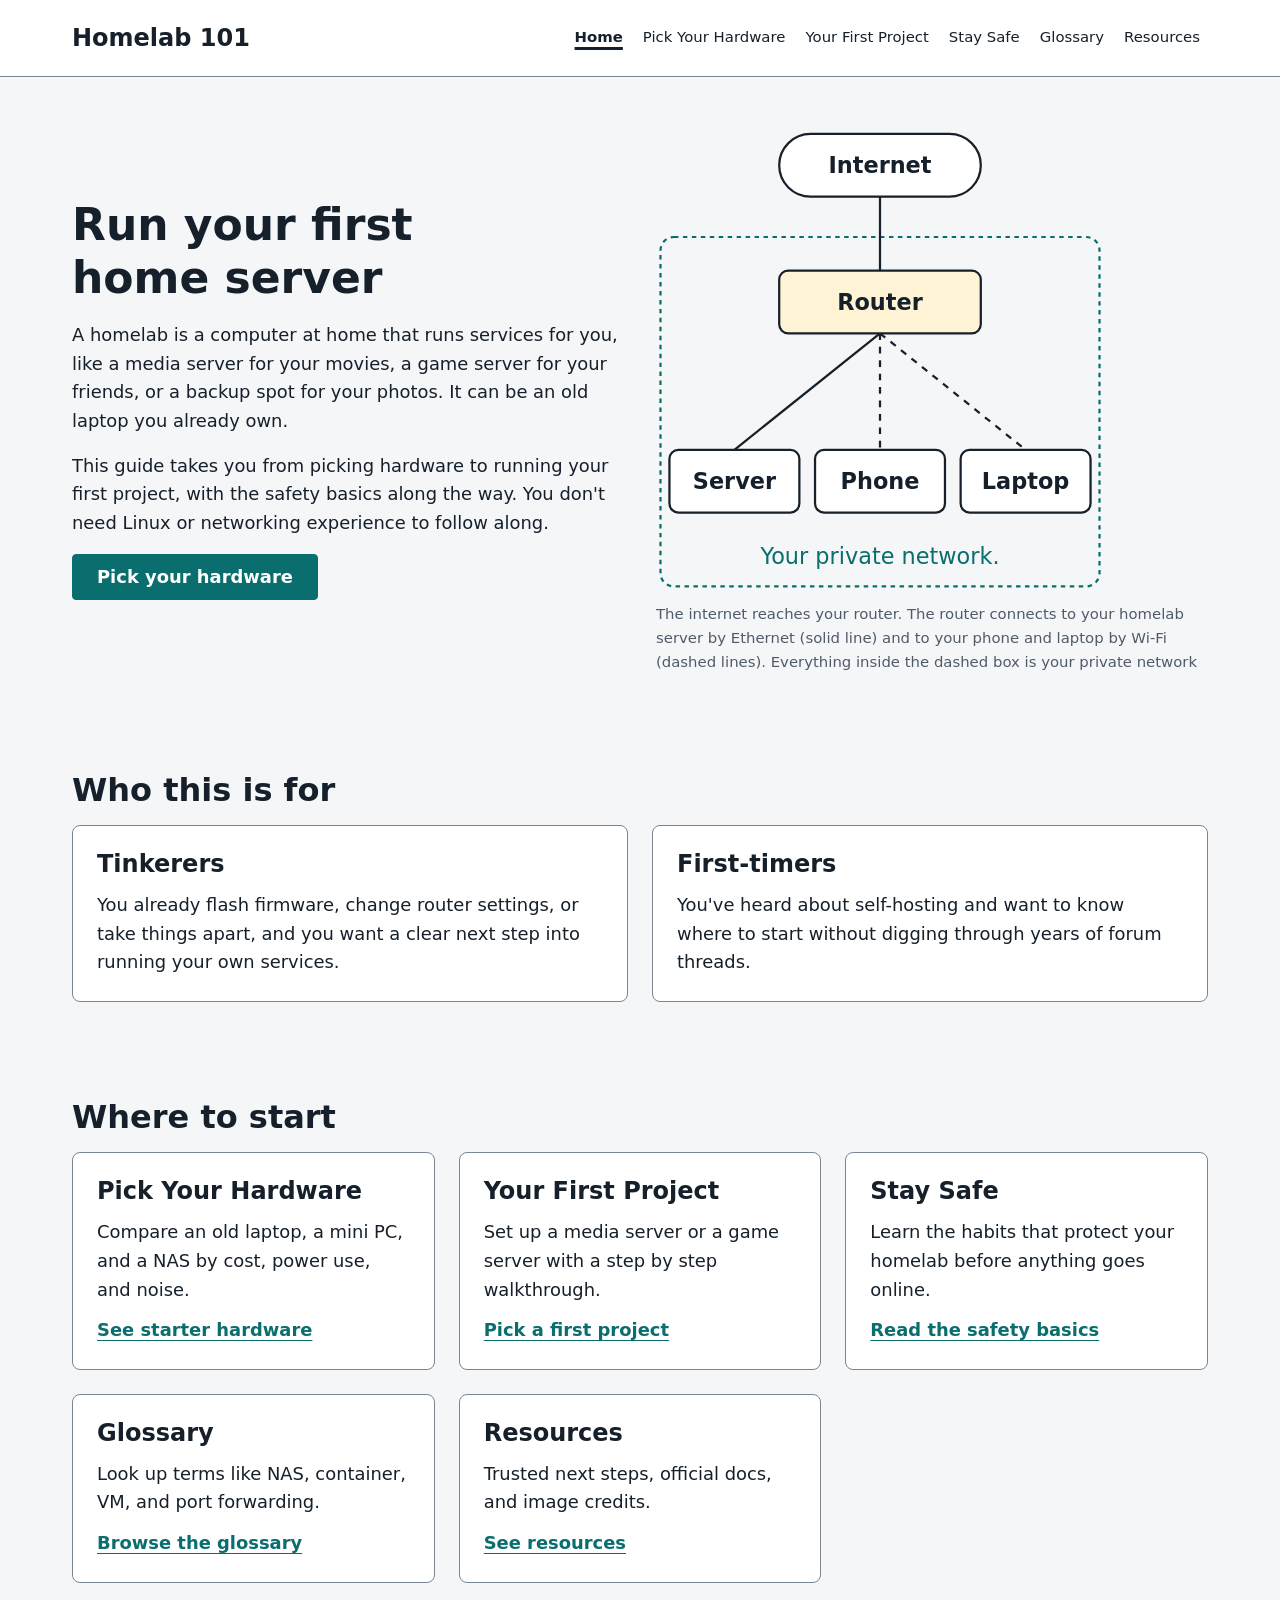
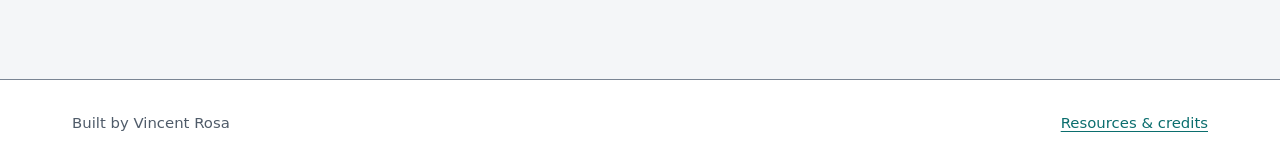
<file: index.html>
<!DOCTYPE html>
<html lang="en">
    <head>
        <meta charset="utf-8">
        <meta name="viewport"
            content="width=device-width, initial-scale=1">
        <title>Homelab 101 | A Beginner's Guide to Home Servers</title>
        <meta name="description"
            content="Learn what a homelab is, see how a home server fits on your network, and pick your hardware and first project. No Linux experience needed.">
        <link rel="canonical"
            href="https://vincentrosa1.github.io/homelab-101/">
        <!-- Open Graph: what shows when the link is shared -->
         <meta property="og:type" content="website">
         <meta property="og:site_name" content="Homelab 101">
         <meta property="og:title"
            content="Homelab 101 | A Beginner's Guide to Home Servers">
        <meta property="og:description"
            content="Learn what a homelab is, see how a home server fits on your network, and pick your hardware and first project. No Linux experience needed.">
        <meta property="og:url"
            content="https://vincentrosa1.github.io/homelab-101/">
        <meta property="og:image"
            content="https://vincentrosa1.github.io/homelab-101/images/og-home-1200x630.jpg">
        <meta property="og:image:width" content="1200">
        <meta property="og:image:height" content="630">
        <meta property="og:image:alt"
            content="A Raspberry Pi 4 in a black case on a hard drive dock with a 4 TB drive.">  
        <link rel="stylesheet" href="css/main.css">

        <!-- Structure data: describes the site, matches what's on the page -->
         <script type="application/ld+json">
            {
                "@context": "https://schema.org",
                "@type": "WebSite", 
                "name": "Homelab 101", 
                "url": "https://vincentrosa1.github.io/homelab-101/",
                "description": "Learn what a homelab is, see how a home server fits on your network, and pick your hardware and first project. No Linux experience needed.",
                "inLanguage": "en", 
                "author": {
                    "@type": "Person", 
                    "name": "Vincent Rosa"
                }
            }
         </script>
    </head>
    <body>
        <a class="skip-link" href="#main">Skip to main content</a>

        <header class="site-header">
            <div class="site-header__inner l-container">
                <a class="site-header__name" href="index.html">Homelab 101</a>
                <nav class="nav" aria-label="Primary">
                    <ul class="nav__list" role="list">
                        <li><a class="nav__link" href="index.html" aria-current="page">Home</a></li>
                        <li><a class="nav__link" href="hardware.html">Pick Your Hardware</a></li>
                        <li><a class="nav__link" href="projects.html">Your First Project</a></li>
                        <li><a class="nav__link" href="safety.html">Stay Safe</a></li>
                        <li><a class="nav__link" href="glossary.html">Glossary</a></li>
                        <li><a class="nav__link" href="resources.html">Resources</a></li>
                    </ul>
                </nav>
            </div>
        </header>

        <main id="main" class="l-container">
            <section class="l-section" 
            aria-labelledby="intro-title">
            <div class="l-split">
                <div class="u-flow">
                    <h1 id="intro-title">Run your first home server</h1>
                    <p class="u-measure">
                        A homelab is a computer at home that runs services for you, like a 
                        media server for your movies, a game server for your friends, or a
                        backup spot for your photos. It can be an old laptop you already own.
                    </p>
                    <p class="u-measure">
                        This guide takes you from picking hardware to running your first
                        project, with the safety basics along the way. You don't need Linux
                        or networking experience to follow along.
                    </p>
                    <a class="button" href="hardware.html">Pick your hardware</a>
                </div>

                <figure class="figure figure--diagram">
                    <svg class="diagram" viewBox="0 0 400 420"
                        width="400" height="420"
                        role="img" aria-labelledby="net-title">
                        <title id="net-title">How a basic home network connects</title>
                        <rect class="diagram__zone" x="4" y="100"
                            width="392" height="312" rx="12"/>
                        <line class="diagram__link"
                            x1="200" y1="64" x2="200" y2="130"/>
                        <line class="diagram__link"
                            x1="200" y1="186" x2="70" y2="290"/>
                        <line class="diagram__link diagram__link--wifi"
                            x1="200" y1="186" x2="200" y2="290"/>
                        <line class="diagram__link diagram__link--wifi"
                            x1="200" y1="186" x2="330" y2="290"/>
                        <rect class="diagram__node" x="110" y="8"
                            width="180" height="56" rx="28"/>
                        <rect class="diagram__node diagram__node--router"
                            x="110" y="130" width="180" height="56" rx="8"/>
                        <rect class="diagram__node" x="12" y="290"
                            width="116" height="56" rx="8"/>
                        <rect class="diagram__node" x="142" y="290"
                            width="116" height="56" rx="8"/>
                        <rect class="diagram__node" x="272" y="290"
                            width="116" height="56" rx="8"/>
                        <text class="diagram__label" x="200" y="43">Internet</text>
                        <text class="diagram__label" x="200" y="165">Router</text>
                        <text class="diagram__label" x="70" y="325">Server</text>
                        <text class="diagram__label" x="200" y="325">Phone</text>
                        <text class="diagram__label" x="330" y="325">Laptop</text>
                        <text class="diagram__label diagram__label--zone"
                            x="200" y="392">Your private network.</text>
                    </svg>
                    <figcaption>
                        The internet reaches your router. The router connects to your
                        homelab server by Ethernet (solid line) and to your phone and 
                        laptop by Wi-Fi (dashed lines). Everything inside the dashed 
                        box is your private network
                    </figcaption>                    
                </figure>
            </div>    
        </section>

        <section class="l-section u-flow"
        aria-labelledby="audience-title">
        <h2 id="audience-title">Who this is for</h2>
        <ul class="l-grid" role="list">
            <li class="card">
                <h3 class="card__title">Tinkerers</h3>
                <p>
                    You already flash firmware, change router settings, or take
                    things apart, and you want a clear next step into running your
                    own services.
                </p>
            </li>
            <li class="card">
                <h3 class="card__title">First-timers</h3>
                <p>
                    You've heard about self-hosting and want to know where to start
                    without digging through years of forum threads.
                </p>
            </li>
        </ul>
        </section>

        <section class="l-section u-flow"
        aria-labelledby="start-title">
        <h2 id="start-title">Where to start</h2>
        <ul class="l-grid l-grid--3" role="list">
            <li class="card card--subgrid">
                <h3 class="card__title">Pick Your Hardware</h3>
                <p>
                    Compare an old laptop, a mini PC, and a NAS by cost, power use, and noise.
                </p>
                <a class="card__link" href="hardware.html">See starter hardware</a>
            </li>
            <li class="card card--subgrid">
                <h3 class="card__title">Your First Project</h3>
                <p>
                    Set up a media server or a game server with a step by step walkthrough.
                </p>
                <a class="card__link" href="projects.html">Pick a first project</a>
            </li>
            <li class="card card--subgrid">
                <h3 class="card__title">Stay Safe</h3>
                <p>
                    Learn the habits that protect your homelab before anything goes online.
                </p>
                <a class="card__link" href="safety.html">Read the safety basics</a>
            </li>
            <li class="card card--subgrid">
                <h3 class="card__title">Glossary</h3>
                <p>
                    Look up terms like NAS, container, VM, and port forwarding.
                </p>
                <a class="card__link" href="glossary.html">Browse the glossary</a>
            </li>
            <li class="card card--subgrid">
                <h3 class="card__title">Resources</h3>
                <p>
                    Trusted next steps, official docs, and image credits.
                </p>
                <a class="card__link" href="resources.html">See resources</a>
            </li>
        </ul>    
        </section>
        </main>

        <footer class="site-footer">
            <div class="site-footer__inner l-container l-cluster">
                <p>Built by Vincent Rosa</p>
                <a href="resources.html">Resources &amp; credits</a>
            </div>
        </footer>
    </body>
</html>
</file>
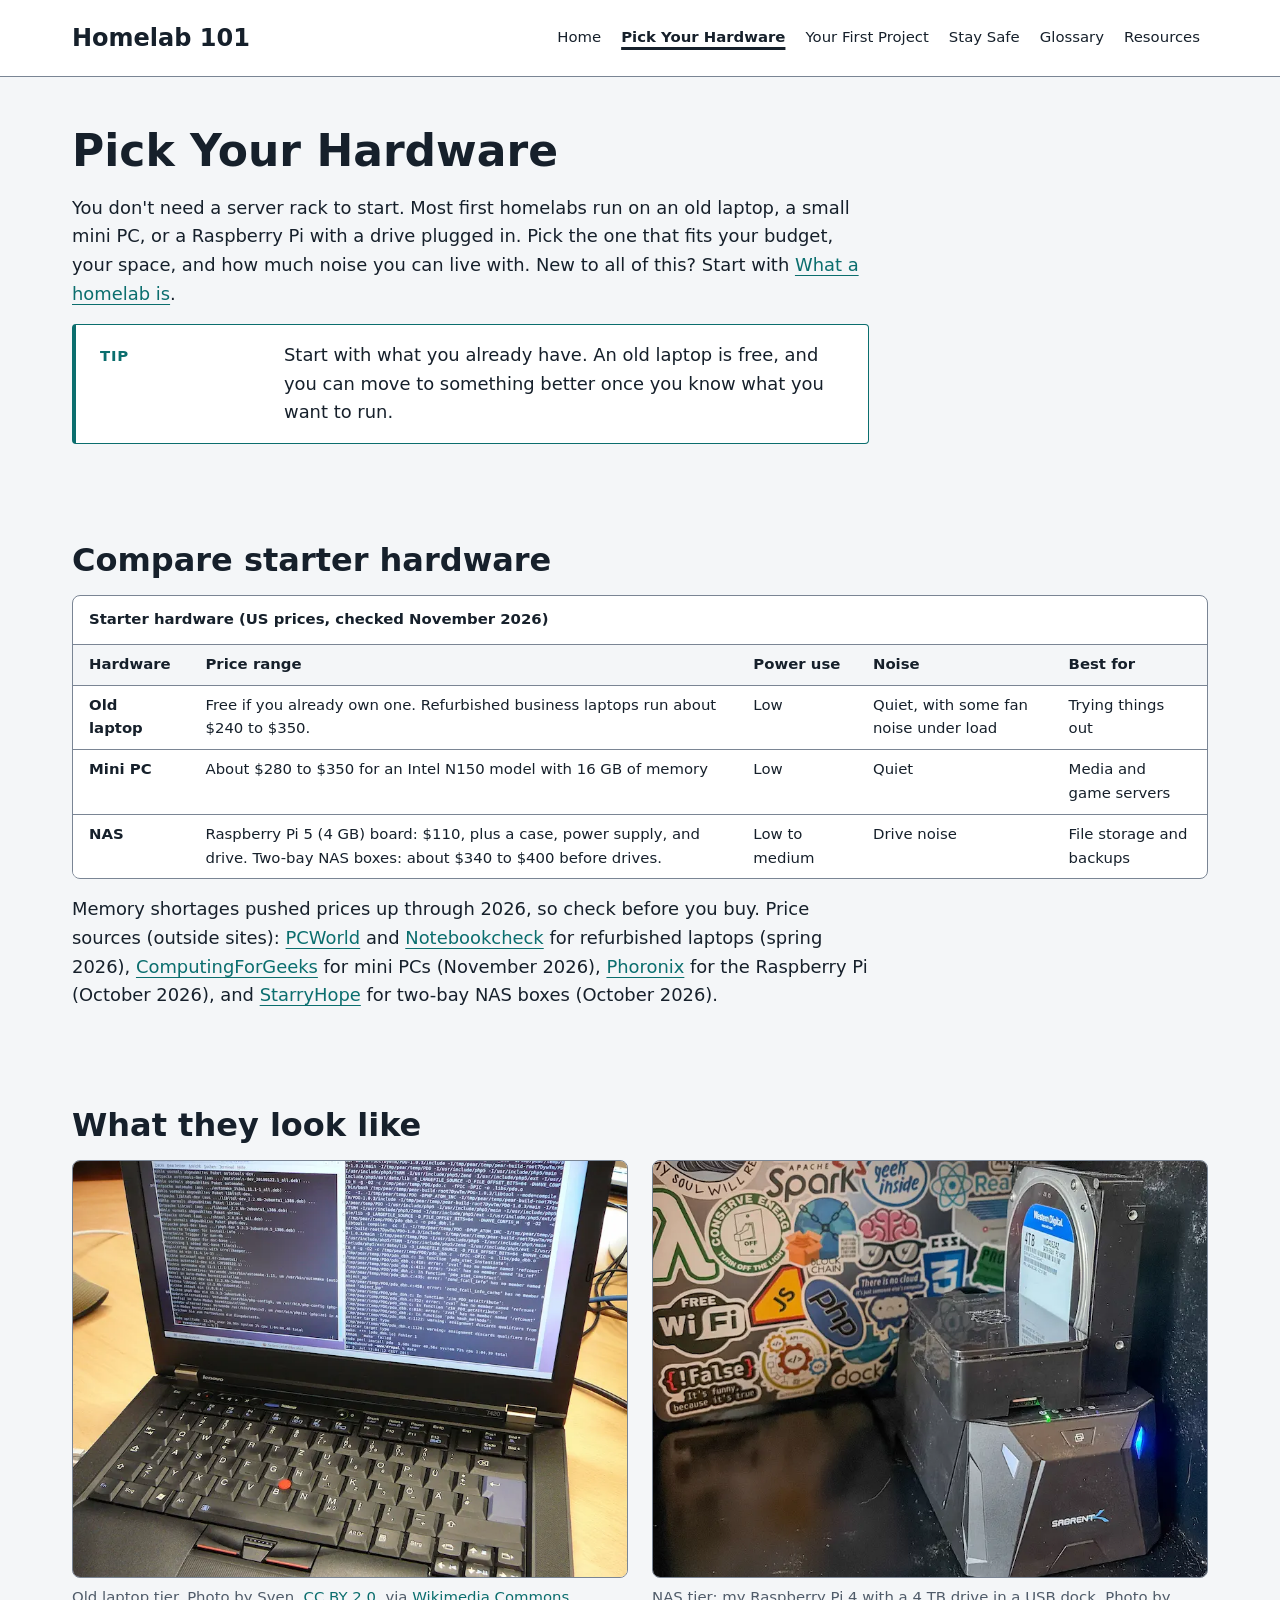
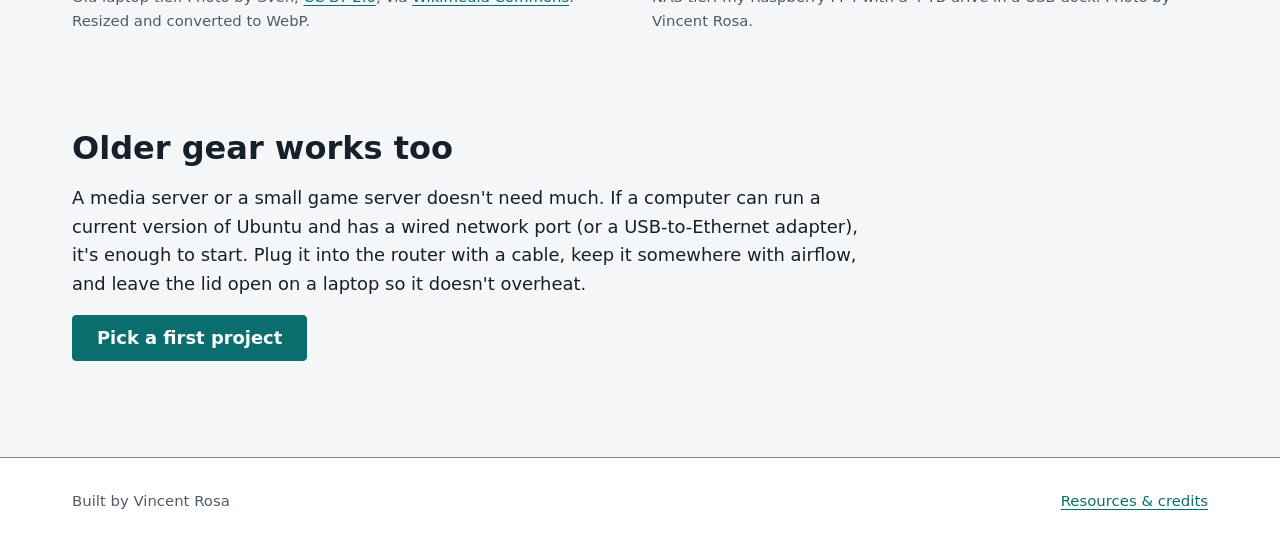
<file: hardware.html>
<!DOCTYPE html>
<html lang="en">
    <head>
        <meta charset="utf-8">
        <meta name="viewport"
            content="width=device-width, initial-scale=1">
        <title>Pick Your Hardware | Homelab 101</title>
        <meta name="description"
            content="Compare an old laptop, a mini PC, and a NAS for your first homelab by price, power use, and noise, with US prices checked November 2026.">
        <link rel="canonical"
            href="https://vincentrosa1.github.io/homelab-101/hardware.html">
        <link rel="stylesheet" href="css/main.css">
    </head>
    <body>
        <a class="skip-link" href="#main">Skip to main content</a>

        <header class="site-header">
            <div class="site-header__inner l-container">
            <a class="site-header__name" href="index.html">Homelab 101</a>
            <nav class="nav" aria-label="Primary">
                <ul class="nav__list" role="list">
                    <li><a class="nav__link" href="index.html">Home</a></li>
                    <li><a class="nav__link" href="hardware.html" aria-current="page">Pick Your Hardware</a></li>
                    <li><a class="nav__link" href="projects.html">Your First Project</a></li>
                    <li><a class="nav__link" href="safety.html">Stay Safe</a></li>
                    <li><a class="nav__link" href="glossary.html">Glossary</a></li>
                    <li><a class="nav__link" href="resources.html">Resources</a></li>
                </ul>
            </nav>
            </div>
        </header>

        <main id="main" class="l-container">
            <section class="l-section u-flow"
            aria-labelledby="page-title">
            <h1 id="page-title">Pick Your Hardware</h1>
            <p class="u-measure">
                You don't need a server rack to start. Most first homelabs run on an
                old laptop, a small mini PC, or a Raspberry Pi with a drive plugged in.
                Pick the one that fits your budget, your space, and how much noise
                you can live with. New to all of this? Start with
                <a href="index.html">What a homelab is</a>.
            </p>
            <div class="callout u-measure">
                <div class="callout__body">
                <p class="callout__label">Tip</p>
                <p>
                    Start with what you already have. An old laptop is free, and you
                    can move to something better once you know what you want to run.
                </p>
                </div>
            </div>
            </section>

            <section class="l-section u-flow">
            <h2 id="table-title">Compare starter hardware</h2>
            <div class="data-table">
                <p class="data-table__hint" id="hw-hint">Scroll sideways to see every column.</p>
                <div class="data-table__scroll" tabindex="0"
                role="region" aria-labelledby="hw-caption"
                aria-describedby="hw-hint">
                <table>
                    <caption id="hw-caption">Starter hardware (US prices, checked November 2026)</caption>
                    <thead>
                    <tr>
                        <th scope="col">Hardware</th>
                        <th scope="col">Price range</th>
                        <th scope="col">Power use</th>
                        <th scope="col">Noise</th>
                        <th scope="col">Best for</th>
                    </tr>
                    </thead>
                    <tbody>
                    <tr>
                        <th scope="row">Old laptop</th>
                        <td>Free if you already own one. Refurbished business laptops run about $240 to $350.</td>
                        <td>Low</td>
                        <td>Quiet, with some fan noise under load</td>
                        <td>Trying things out</td>
                    </tr>
                    <tr>
                        <th scope="row">Mini PC</th>
                        <td>About $280 to $350 for an Intel N150 model with 16 GB of memory</td>
                        <td>Low</td>
                        <td>Quiet</td>
                        <td>Media and game servers</td>
                    </tr>
                    <tr>
                        <th scope="row">NAS</th>
                        <td>Raspberry Pi 5 (4 GB) board: $110, plus a case, power supply, and drive. Two-bay NAS boxes: about $340 to $400 before drives.</td>
                        <td>Low to medium</td>
                        <td>Drive noise</td>
                        <td>File storage and backups</td>
                    </tr>
                    </tbody>
                </table>
            </div>
            </div>
            <p class="u-measure">
                Memory shortages pushed prices up through 2026, so check before you buy.
                Price sources (outside sites):
                <a href="https://www.pcworld.com/article/3087427/this-lenovo-thinkpad-with-16gb-of-ram-is-a-total-workhorse-at-240.html">PCWorld</a> and
                <a href="https://www.notebookcheck.net/15-inch-Lenovo-ThinkPad-drops-below-350-thanks-to-massive-refurbished-discount.1305845.0.html">Notebookcheck</a>
                for refurbished laptops (spring 2026),
                <a href="https://computingforgeeks.com/mini-pc-prices/">ComputingForGeeks</a>
                for mini PCs (November 2026),
                <a href="https://www.phoronix.com/news/Raspberry-Pi-5-2GB-Price-77.50">Phoronix</a>
                for the Raspberry Pi (October 2026), and
                <a href="https://www.starryhope.com/nas/best-2-bay-nas/">StarryHope</a>
                for two-bay NAS boxes (October 2026).
            </p>
            </section>

            <section class="l-section u-flow"
            aria-labelledby="photos-title">
            <h2 id="photos-title">What they look like</h2>
            <ul class="l-grid" role="list">
                <li>
                    <figure class="figure">
                        <img
                            src="images/thinkpad-t420-800.webp"
                            srcset="images/thinkpad-t420-480.webp 480w,
                                    images/thinkpad-t420-800.webp 800w,
                                    images/thinkpad-t420-1200.webp 1200w"
                            sizes="(min-width: 78rem) 35rem,
                                   (min-width: 36rem) calc(50vw - 2.5rem),
                                   calc(100vw - 2rem)"
                            width="1200" height="900"
                            alt="An older Lenovo ThinkPad T420 laptop, open and running Ubuntu Linux."
                            loading="lazy" decoding="async">
                        <figcaption>
                            Old laptop tier. Photo by Sven,
                            <a href="https://creativecommons.org/licenses/by/2.0/">CC BY 2.0</a>,
                            via <a href="https://commons.wikimedia.org/wiki/File:Lenovo_ThinkPad_T420_Ubuntu_Linux.jpeg">Wikimedia Commons</a>.
                            Resized and converted to WebP.
                        </figcaption>
                    </figure>
                </li>
                <li>
                    <figure class="figure">
                        <picture>
                            <source
                                media="(min-width: 36rem)"
                                srcset="images/pi-nas-wide-800.webp 800w,
                                        images/pi-nas-wide-1200.webp 1200w"
                                sizes="(min-width: 78rem) 35rem,
                                       calc(50vw - 2.5rem)"
                                width="1200" height="900">
                            <img
                                src="images/pi-nas-tall-800.webp"
                                srcset="images/pi-nas-tall-480.webp 480w,
                                        images/pi-nas-tall-800.webp 800w"
                                sizes="calc(100vw - 2rem)"
                                width="800" height="1000"
                                alt="A Raspberry Pi 4 in a black case sitting on a hard drive dock that holds a 4 TB Western Digital drive."
                                loading="lazy" decoding="async">
                        </picture>
                        <figcaption>
                            NAS tier: my Raspberry Pi 4 with a 4 TB drive
                            in a USB dock. Photo by Vincent Rosa.
                        </figcaption>
                    </figure>
                </li>
            </ul>
            </section>

            <section class="l-section u-flow"
            aria-labelledby="older-title">
            <h2 id="older-title">Older gear works too</h2>
            <p class="u-measure">
                A media server or a small game server doesn't need much. If a computer
                can run a current version of Ubuntu and has a wired network port (or a
                USB-to-Ethernet adapter), it's enough to start. Plug it into the router with a cable, keep it somewhere
                with airflow, and leave the lid open on a laptop so it doesn't overheat.
            </p>
            <a class="button" href="projects.html">Pick a first project</a>
            </section>
        </main>

        <footer class="site-footer">
            <div class="site-footer__inner l-container l-cluster">
                <p>Built by Vincent Rosa</p>
                <a href="resources.html">Resources &amp; credits</a>
            </div>
        </footer>
    </body>
</html>
</file>
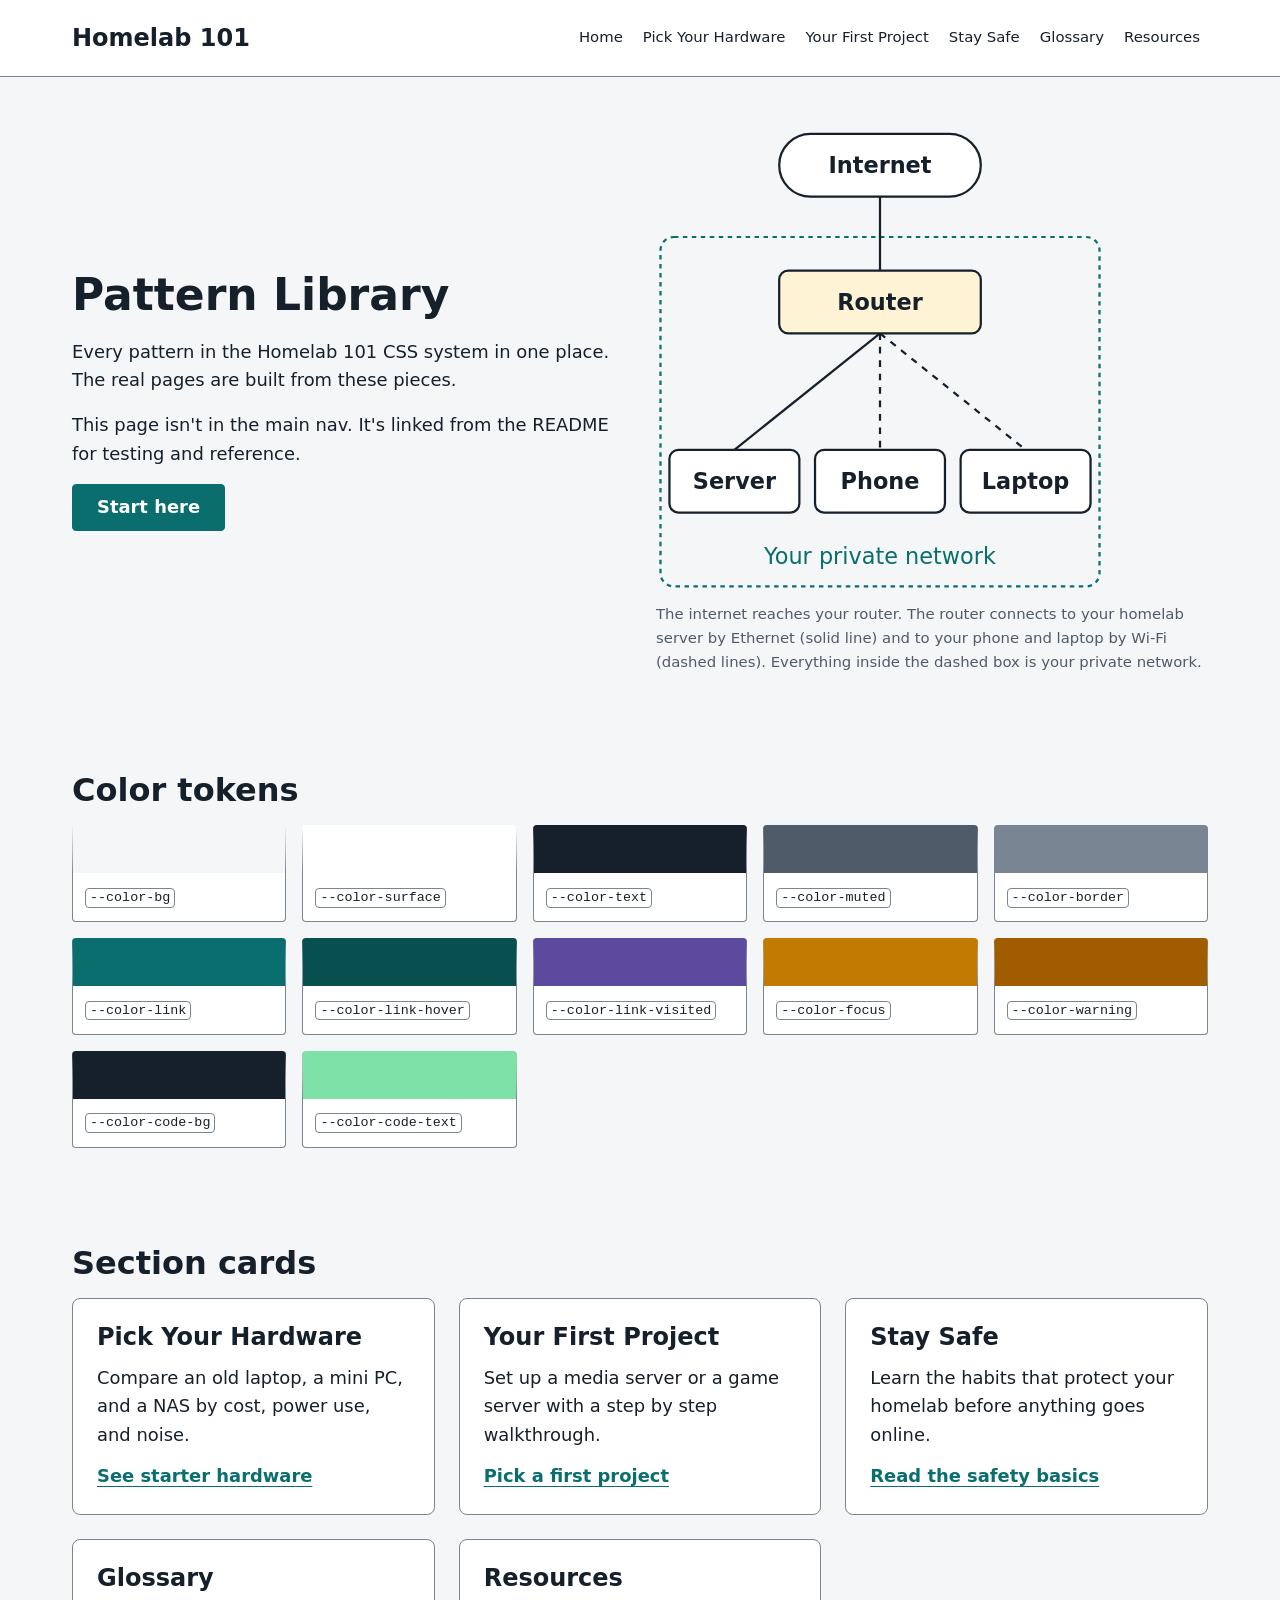
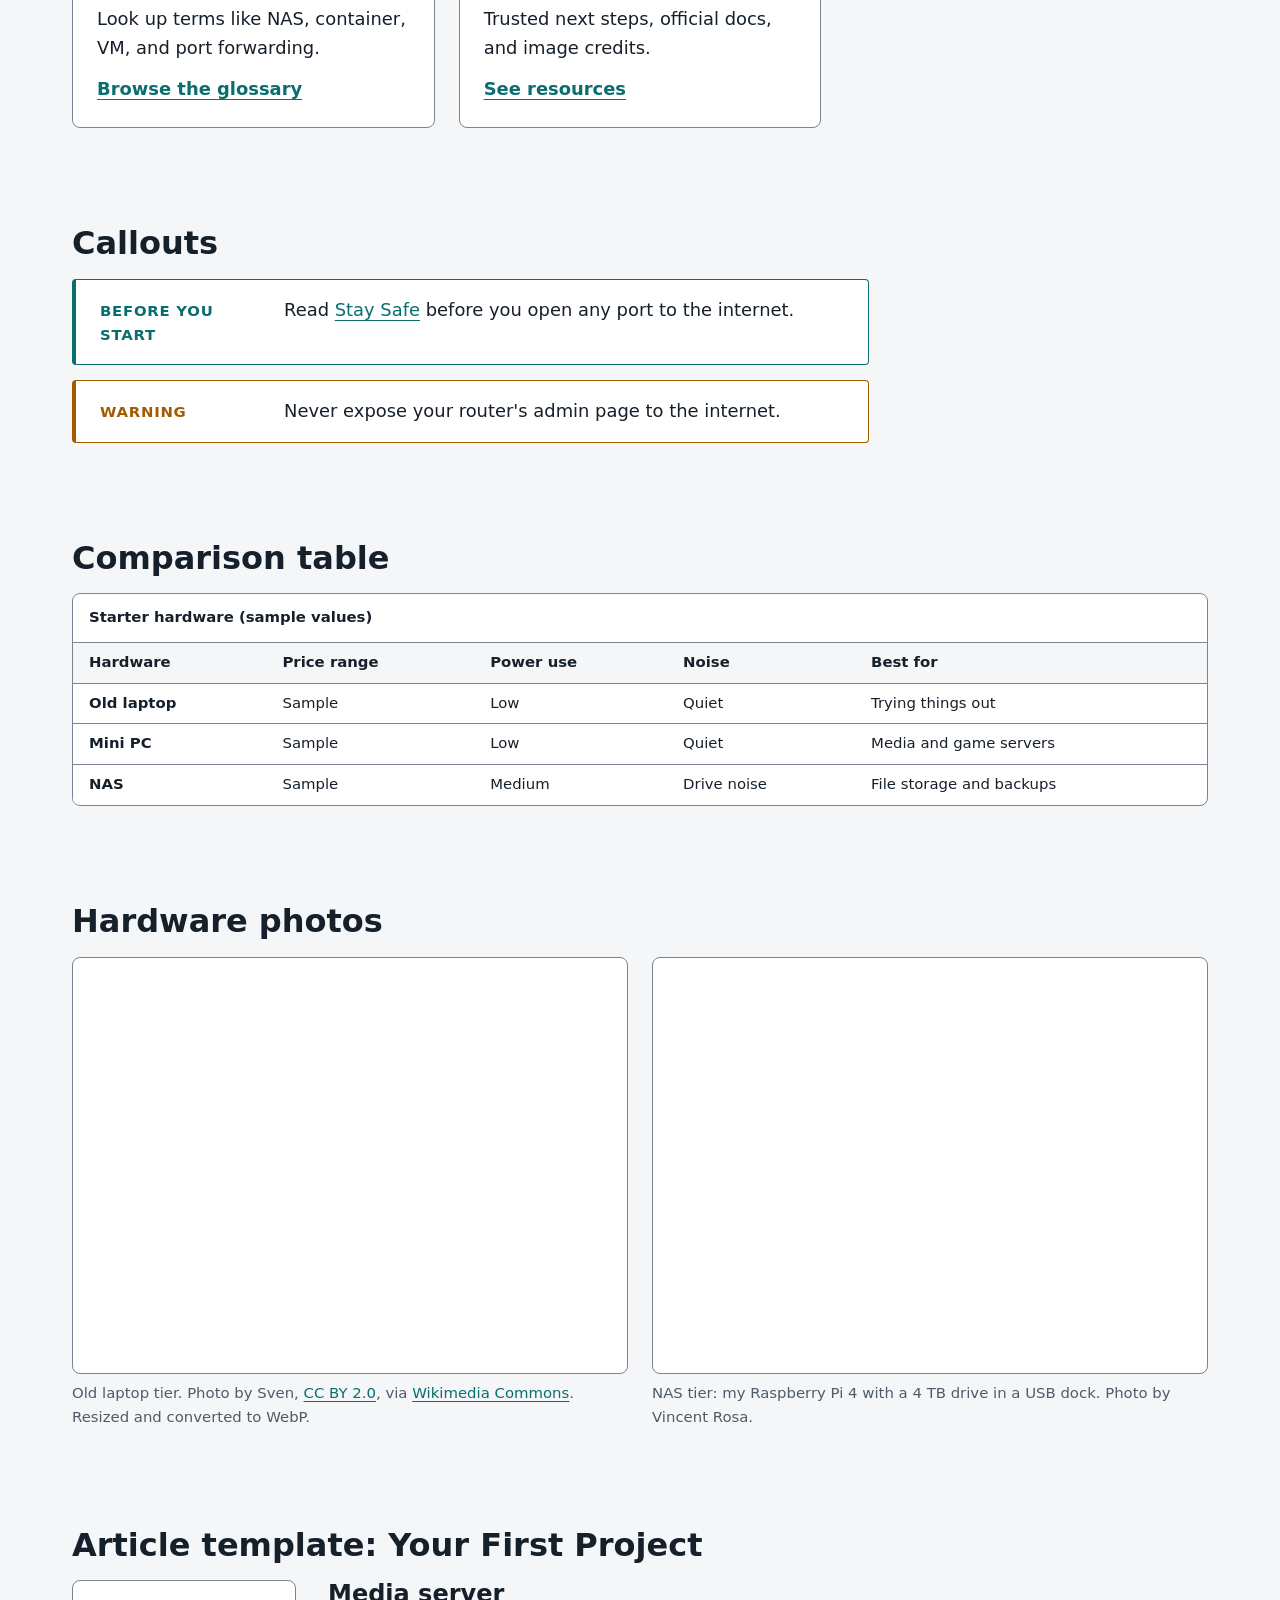
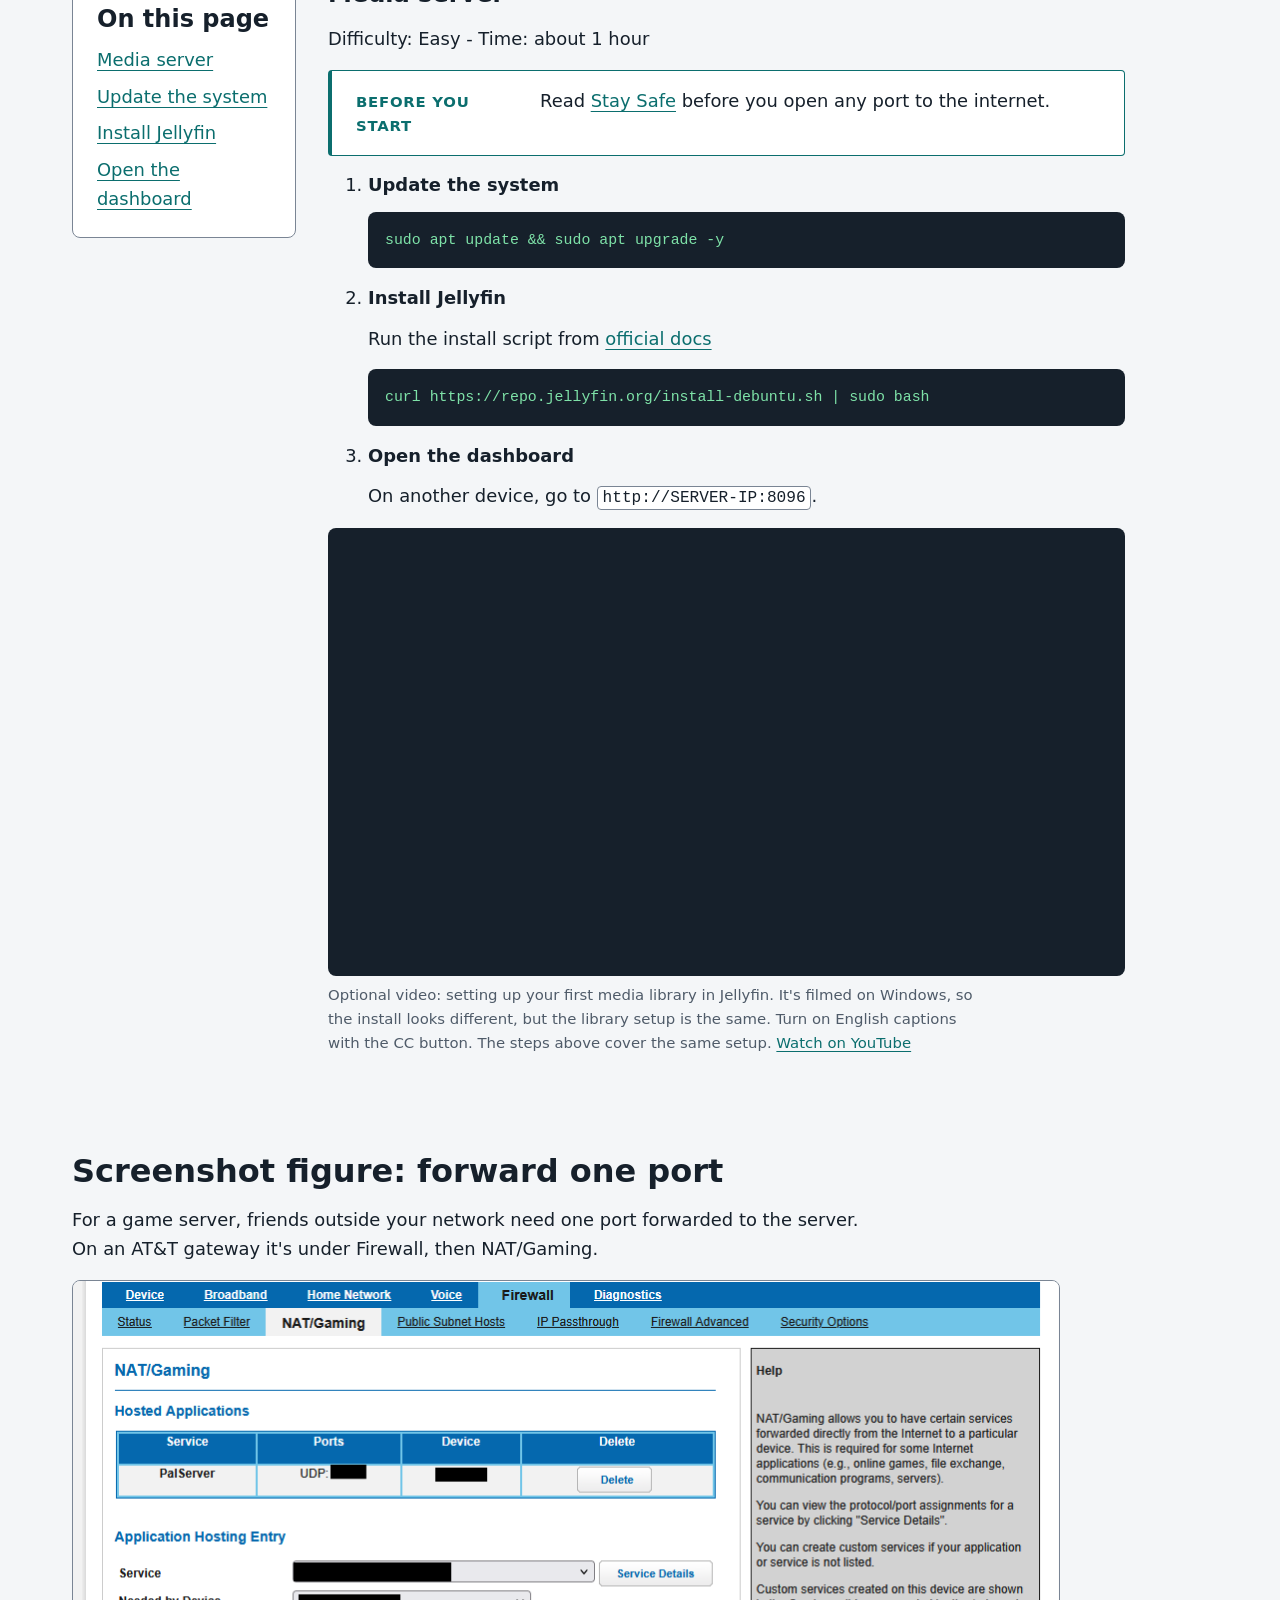
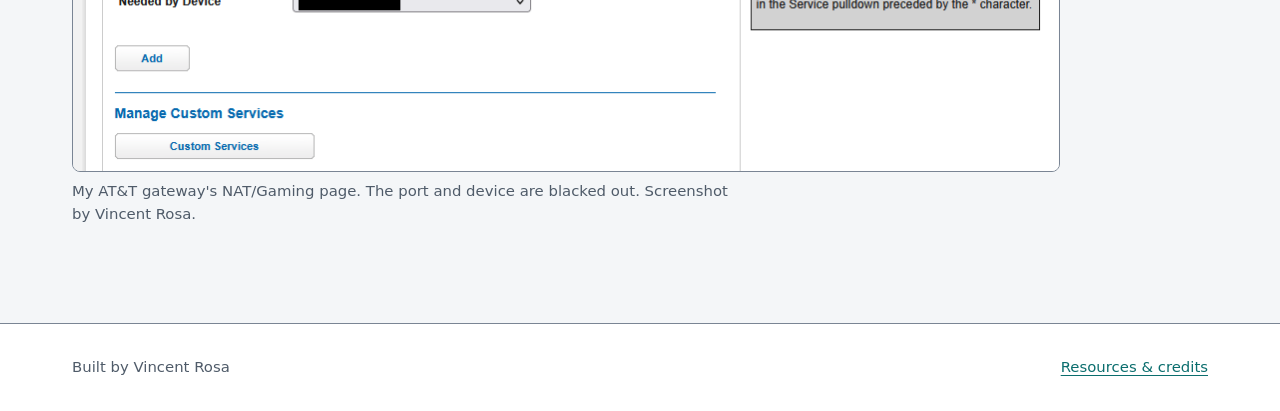
<file: preview.html>
<!DOCTYPE html>
<html lang="en">
    <head>
        <meta charset="utf-8">
        <meta name="viewport"
            content="width=device-width, initial-scale=1">
        <title>Pattern Library | Homelab 101</title>
        <meta name="description"
            content="Every pattern in the Homelab 101 CSS system in one place.">
        <meta name="robots" content="noindex">   
        <link rel="stylesheet" href="css/main.css">
    </head>
    <body>
        <a class="skip-link" href="#main">Skip to main content</a>

        <header class="site-header">
            <div class="site-header__inner l-container">
            <a class="site-header__name" href="index.html">Homelab 101</a>
            <nav class="nav" aria-label="Primary">
                <ul class="nav__list" role="list">
                    <li><a class="nav__link" href="index.html">Home</a></li>
                    <li><a class="nav__link" href="hardware.html">Pick Your Hardware</a></li>
                    <li><a class="nav__link" href="projects.html">Your First Project</a></li>
                    <li><a class="nav__link" href="safety.html">Stay Safe</a></li>
                    <li><a class="nav__link" href="glossary.html">Glossary</a></li>
                    <li><a class="nav__link" href="resources.html">Resources</a></li>
                </ul>
            </nav>
            </div>
        </header>

        <main id="main" class="l-container">
            <section class="l-section" 
            aria-labelledby="intro-title">
            <div class="l-split">
                <div class="u-flow">
                <h1 id="intro-title">Pattern Library</h1>
                <p class="u-measure">
                    Every pattern in the Homelab 101 CSS system in one place.
                    The real pages are built from these pieces.
                </p>
                <p class="u-measure">
                    This page isn't in the main nav. It's linked from the README for testing and reference. 
                </p>
                <a class="button" href="#project-media">Start here</a>
            </div>

            <figure class="figure figure--diagram">
                <svg class="diagram" viewBox="0 0 400 420"
                width="400" height="420"
                role="img" aria-labelledby="net-title">
                <title id="net-title">How a basic home network connects</title>
                <rect class="diagram__zone" x="4" y="100"
                    width="392" height="312" rx="12"/>
                <line class="diagram__link"
                    x1="200" y1="64" x2="200" y2="130"/>
                <line class="diagram__link" 
                    x1="200" y1="186" x2="70" y2="290"/>
                <line class="diagram__link diagram__link--wifi"
                    x1="200" y1="186" x2="200" y2="290"/>
                <line class="diagram__link diagram__link--wifi"
                    x1="200" y1="186" x2="330" y2="290"/>
                <rect class="diagram__node" x="110" y="8"  
                    width="180" height="56" rx="28"/>
                <rect class="diagram__node diagram__node--router"
                    x="110" y="130" width="180" height="56" rx="8"/>
                <rect class="diagram__node" x="12" y="290"
                    width="116" height="56" rx="8"/>
                <rect class="diagram__node" x="142" y="290"
                    width="116" height="56" rx="8"/>
                <rect class="diagram__node" x="272" y="290"
                    width="116" height="56" rx="8"/>
                <text class="diagram__label" x="200" y="43">Internet</text>
                <text class="diagram__label" x="200" y="165">Router</text>
                <text class="diagram__label" x="70" y="325">Server</text>
                <text class="diagram__label" x="200" y="325">Phone</text>
                <text class="diagram__label" x="330" y="325">Laptop</text>
                <text class="diagram__label diagram__label--zone"
                   x="200" y="392">Your private network</text> 
            </svg>
            <figcaption>
                The internet reaches your router. The router connects to your 
                homelab server by Ethernet (solid line) and to your phone and 
                laptop by Wi-Fi (dashed lines). Everything inside the dashed 
                box is your private network. 
            </figcaption>
            </figure>
            </div>    
            </section>


            <section class="l-section u-flow"
            aria-labelledby="tokens-title">
            <h2 id="tokens-title">Color tokens</h2>
            <ul class="preview-swatches" role="list">
                <li style="--swatch: var(--color-bg)"><code>--color-bg</code></li>
                <li style="--swatch: var(--color-surface)"><code>--color-surface</code></li>
                <li style="--swatch: var(--color-text)"><code>--color-text</code></li>
                <li style="--swatch: var(--color-muted)"><code>--color-muted</code></li>
                <li style="--swatch: var(--color-border)"><code>--color-border</code></li>
                <li style="--swatch: var(--color-link)"><code>--color-link</code></li>
                <li style="--swatch: var(--color-link-hover)"><code>--color-link-hover</code></li>
                <li style="--swatch: var(--color-link-visited)"><code>--color-link-visited</code></li>
                <li style="--swatch: var(--color-focus)"><code>--color-focus</code></li>
                <li style="--swatch: var(--color-warning)"><code>--color-warning</code></li>
                <li style="--swatch: var(--color-code-bg)"><code>--color-code-bg</code></li>
                <li style="--swatch: var(--color-code-text)"><code>--color-code-text</code></li>
            </ul>
            </section>
        
            <section class="l-section u-flow" 
            aria-labelledby="cards-title">
            <h2 id="cards-title">Section cards</h2>
            <ul class="l-grid l-grid--3" role="list">
                <li class="card card--subgrid">
                    <h3 class="card__title">Pick Your Hardware</h3>
                    <p>
                        Compare an old laptop, a mini PC, and a NAS by cost, power use, and noise. 
                    </p>
                    <a class="card__link" href="hardware.html">See starter hardware</a>
                </li>
                <li class="card card--subgrid">
                    <h3 class="card__title">Your First Project</h3>
                    <p>
                        Set up a media server or a game server with a step by step walkthrough.
                    </p>
                    <a class="card__link" href="projects.html">Pick a first project</a>
                </li>
                <li class="card card--subgrid">
                    <h3 class="card__title">Stay Safe</h3>
                    <p>
                        Learn the habits that protect your homelab before anything goes online.
                    </p>
                    <a class="card__link" href="safety.html">Read the safety basics</a>
                </li>
                <li class="card card--subgrid">
                    <h3 class="card__title">Glossary</h3>
                    <p>
                        Look up terms like NAS, container, VM, and port forwarding. 
                    </p>
                    <a class="card__link" href="glossary.html">Browse the glossary</a>
                </li>
                <li class="card card--subgrid">
                    <h3 class="card__title">Resources</h3>
                    <p>
                        Trusted next steps, official docs, and image credits. 
                    </p>
                    <a class="card__link" href="resources.html">See resources</a>
                </li>
            </ul>
            </section>

            <section class="l-section u-flow"
            aria-labelledby="callouts-title">
            <h2 id="callouts-title">Callouts</h2>
            <div class="callout u-measure">
                <div class="callout__body">
                <p class="callout__label">Before you start</p>
                <p>
                    Read <a href="safety.html">Stay Safe</a>
                    before you open any port to the internet.
                </p>
                </div>
            </div>
            <div class="callout callout--warning u-measure">
                <div class="callout__body">
                <p class="callout__label">Warning</p>
                <p>
                    Never expose your router's admin page to the internet.
                </p>
                </div>
            </div>
            </section>

            <section class="l-section u-flow">
            <h2 id="table-title">Comparison table</h2>
            <div class="data-table">
                <p class="data-table__hint" id="hw-hint">Scroll sideways to see every column. </p>
                <div class="data-table__scroll" tabindex="0"
                role="region" aria-labelledby="hw-caption"
                aria-describedby="hw-hint">
                <table>
                    <caption id="hw-caption"> Starter hardware (sample values)</caption>
                    <thead>
                    <tr>
                        <th scope="col">Hardware</th>
                        <th scope="col">Price range</th>
                        <th scope="col">Power use</th>
                        <th scope="col">Noise</th>
                        <th scope="col">Best for</th>
                    </tr>
                </thead>
                <tbody>
                    <tr>
                        <th scope="row">Old laptop</th>
                        <td>Sample</td>
                        <td>Low</td>
                        <td>Quiet</td>
                        <td>Trying things out</td>
                    </tr>

                    <tr>
                        <th scope="row">Mini PC</th>
                        <td>Sample</td>
                        <td>Low</td>
                        <td>Quiet</td>
                        <td>Media and game servers</td>
                    </tr>

                    <tr>
                        <th scope="row">NAS</th>
                        <td>Sample</td>
                        <td>Medium</td>
                        <td>Drive noise</td>
                        <td>File storage and backups</td>
                    </tr>
                </tbody>
                </table>
                
            </div>
            </div>
            </section>

            <section class="l-section u-flow"
            aria-labelledby="photos-title">
            <h2 id="photos-title">Hardware photos</h2>
            <ul class="l-grid" role="list">
                <li>
                    <figure class="figure">
                        <img
                            src="images/thinkpad-t420-800.webp"
                            srcset="images/thinkpad-t420-480.webp 480w,
                                    images/thinkpad-t420-800.webp 800w,
                                    images/thinkpad-t420-1200.webp 1200w"
                            sizes="(min-width: 78rem) 35rem,
                                   (min-width: 36rem) calc(50vw - 2.5rem),
                                   calc(100vw - 2rem)"
                            width="1200" height="900"
                            alt="An older Lenovo ThinkPad T420 laptop, open and running Ubuntu Linux."
                            loading="lazy" decoding="async">
                        <figcaption>
                            Old laptop tier. Photo by Sven,
                            <a href="https://creativecommons.org/licenses/by/2.0/">CC BY 2.0</a>,
                            via <a href="https://commons.wikimedia.org/wiki/File:Lenovo_ThinkPad_T420_Ubuntu_Linux.jpeg">Wikimedia Commons</a>.
                            Resized and converted to WebP. 
                        </figcaption>   
                    </figure>
                </li>
                <li>
                    <figure class="figure">
                        <picture>
                            <source
                                media="(min-width: 36rem)"
                                srcset="images/pi-nas-wide-800.webp 800w,
                                        images/pi-nas-wide-1200.webp 1200w"
                                sizes="(min-width: 78rem) 35rem,
                                        calc(50vw - 2.5rem)"
                                width="1200" height="900">
                            <img
                                src="images/pi-nas-tall-800.webp"
                                srcset="images/pi-nas-tall-480.webp 480w,
                                        images/pi-nas-tall-800.webp 800w"
                                sizes="calc(100vw - 2rem)"
                                width="800" height="1000"
                                alt="A Raspberry Pi 4 in a black case sitting on a hard drive dock that holds a 4 TB Western Digital drive."
                                loading="lazy" decoding="async">      
                        </picture>
                        <figcaption>
                            NAS tier: my Raspberry Pi 4 with a 4 TB drive
                            in a USB dock. Photo by Vincent Rosa.
                        </figcaption>
                    </figure>
                </li>
            </ul>    
        </section>
        
            <section class="l-section u-flow"
            aria-labelledby="article-title">
            <h2 id="article-title">Article template: Your First Project</h2>
            <div class="l-sidebar">
                <nav class="l-sidebar__aside card" aria-label="On this page">
                    <h3 class="card__title">On this page</h3>
                    <ul class="u-flow" role="list" style="--flow-space: var(--space-2xs)">
                        <li><a href="#project-media">Media server</a></li>
                        <li><a href="#step-update">Update the system</a></li>
                        <li><a href="#step-install">Install Jellyfin</a></li>
                        <li><a href="#step-open">Open the dashboard</a></li>
                    </ul>
                </nav>

                <article class="u-flow u-measure">
                    <h3 id="project-media">Media server</h3>
                    <p>Difficulty: Easy - Time: about 1 hour</p>
                    <div class="callout">
                        <div class="callout__body">
                        <p class="callout__label">Before you start</p>
                        <p>
                            Read <a href="safety.html">Stay Safe</a>
                            before you open any port to the internet. 
                        </p>
                        </div>
                    </div>

                    <ol class="u-flow">
                        <li class="u-flow">
                            <h4 id="step-update">Update the system</h4>
                            <pre class="code-block" tabindex="0"><code>sudo apt update && sudo apt upgrade -y</code></pre>
                        </li>
                        <li class="u-flow">
                            <h4 id="step-install">Install Jellyfin</h4>
                            <p>
                                Run the install script from 
                                <a href="https://jellyfin.org/docs/">official docs
                                    <span class="u-visually-hidden"> (external site)</span>
                                </a>
                            </p>
                            <pre class="code-block" tabindex="0"><code>curl https://repo.jellyfin.org/install-debuntu.sh | sudo bash</code></pre>
                        </li>
                        <li class="u-flow">
                            <h4 id="step-open">Open the dashboard</h4>
                            <p>
                                On another device, go to 
                                <code>http://SERVER-IP:8096</code>.
                            </p>
                        </li>
                    </ol>

                    <figure class="figure video">
                        <div class="video__frame">
                            <iframe
                                src="https://www.youtube-nocookie.com/embed/ZDg6OG-KyoQ"
                                title="Video: How to Set Up Jellyfin in 5 Minutes, Beginners Guide"
                                loading="lazy"
                                referrerpolicy="strict-origin-when-cross-origin"
                                allow="encrypted-media; picture-in-picture; fullscreen"
                                allowfullscreen></iframe>
                        </div>
                        <figcaption>
                            Optional video: setting up your first media library in 
                            Jellyfin. It's filmed on Windows, so the install looks
                            different, but the library setup is the same. Turn on 
                            English captions with the CC button. The steps above
                            cover the same setup. 
                            <a href="https://www.youtube.com/watch?v=ZDg6OG-KyoQ">Watch on YouTube</a>
                        </figcaption>
                    </figure>
                </article>
            </div>
        </section>

            <section class="l-section u-flow"
            aria-labelledby="screenshot-title">
            <h2 id="screenshot-title">Screenshot figure: forward one port</h2>
            <p class="u-measure">
                For a game server, friends outside your network need one port
                forwarded to the server. On an AT&amp;T gateway it's under Firewall, then NAT/Gaming. 
            </p>
            <figure class="figure figure--screenshot">
                <a href="images/router-port-forward-988.webp">
                    <img 
                        src="images/router-port-forward-988.webp"
                        width="988" height="491"
                        alt="NAT/Gaming page in the AT&amp;T gateway settings, showing one hosted application rule for the game server. Opens the full-size screenshot."
                        loading="lazy" decoding="async">
                    </a>
                    <figcaption>
                        My AT&amp;T gateway's NAT/Gaming page. The port and device
                        are blacked out. Screenshot by Vincent Rosa.
                    </figcaption>
                </figure>
                </section>
        </main>

        <footer class="site-footer">
            <div class="site-footer__inner l-container l-cluster">
                <p>Built by Vincent Rosa</p>
                <a href="resources.html">Resources &amp; credits</a>
            </div>
        </footer>
    </body>
</html>
</file>
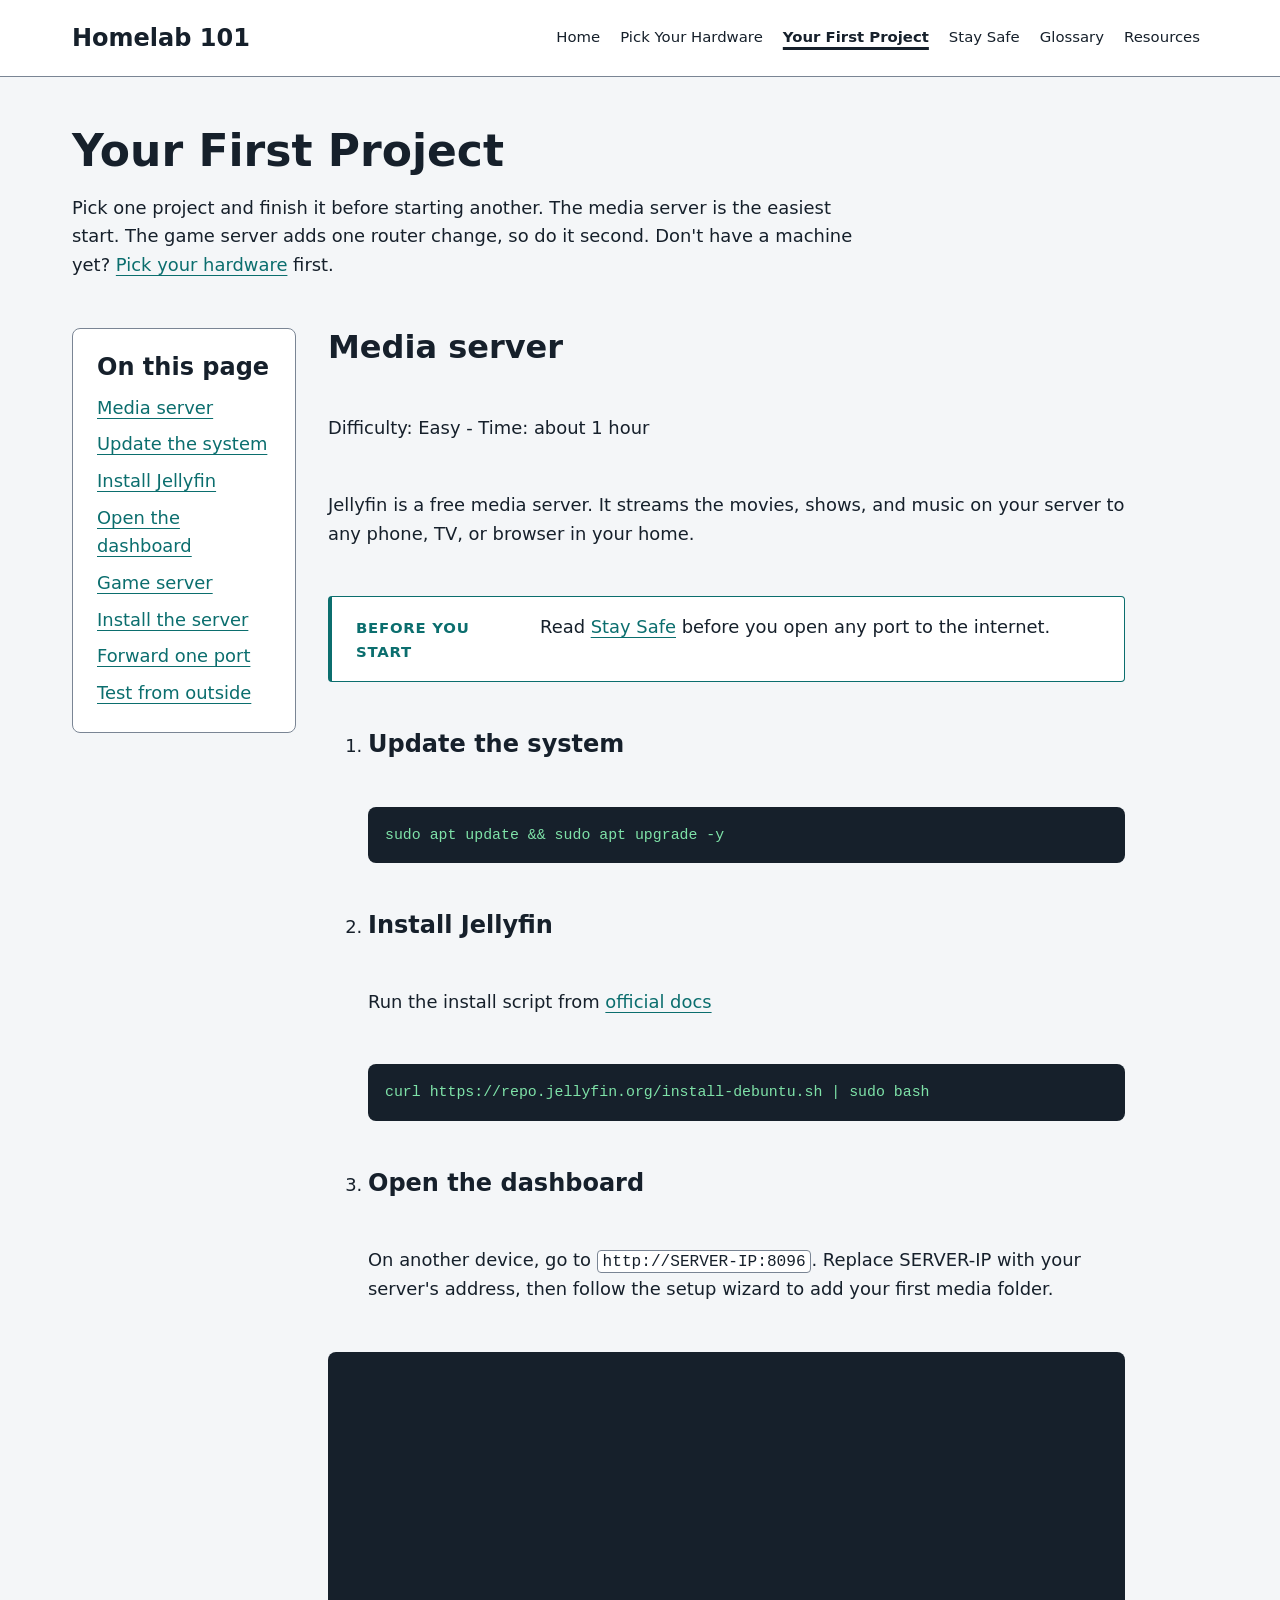
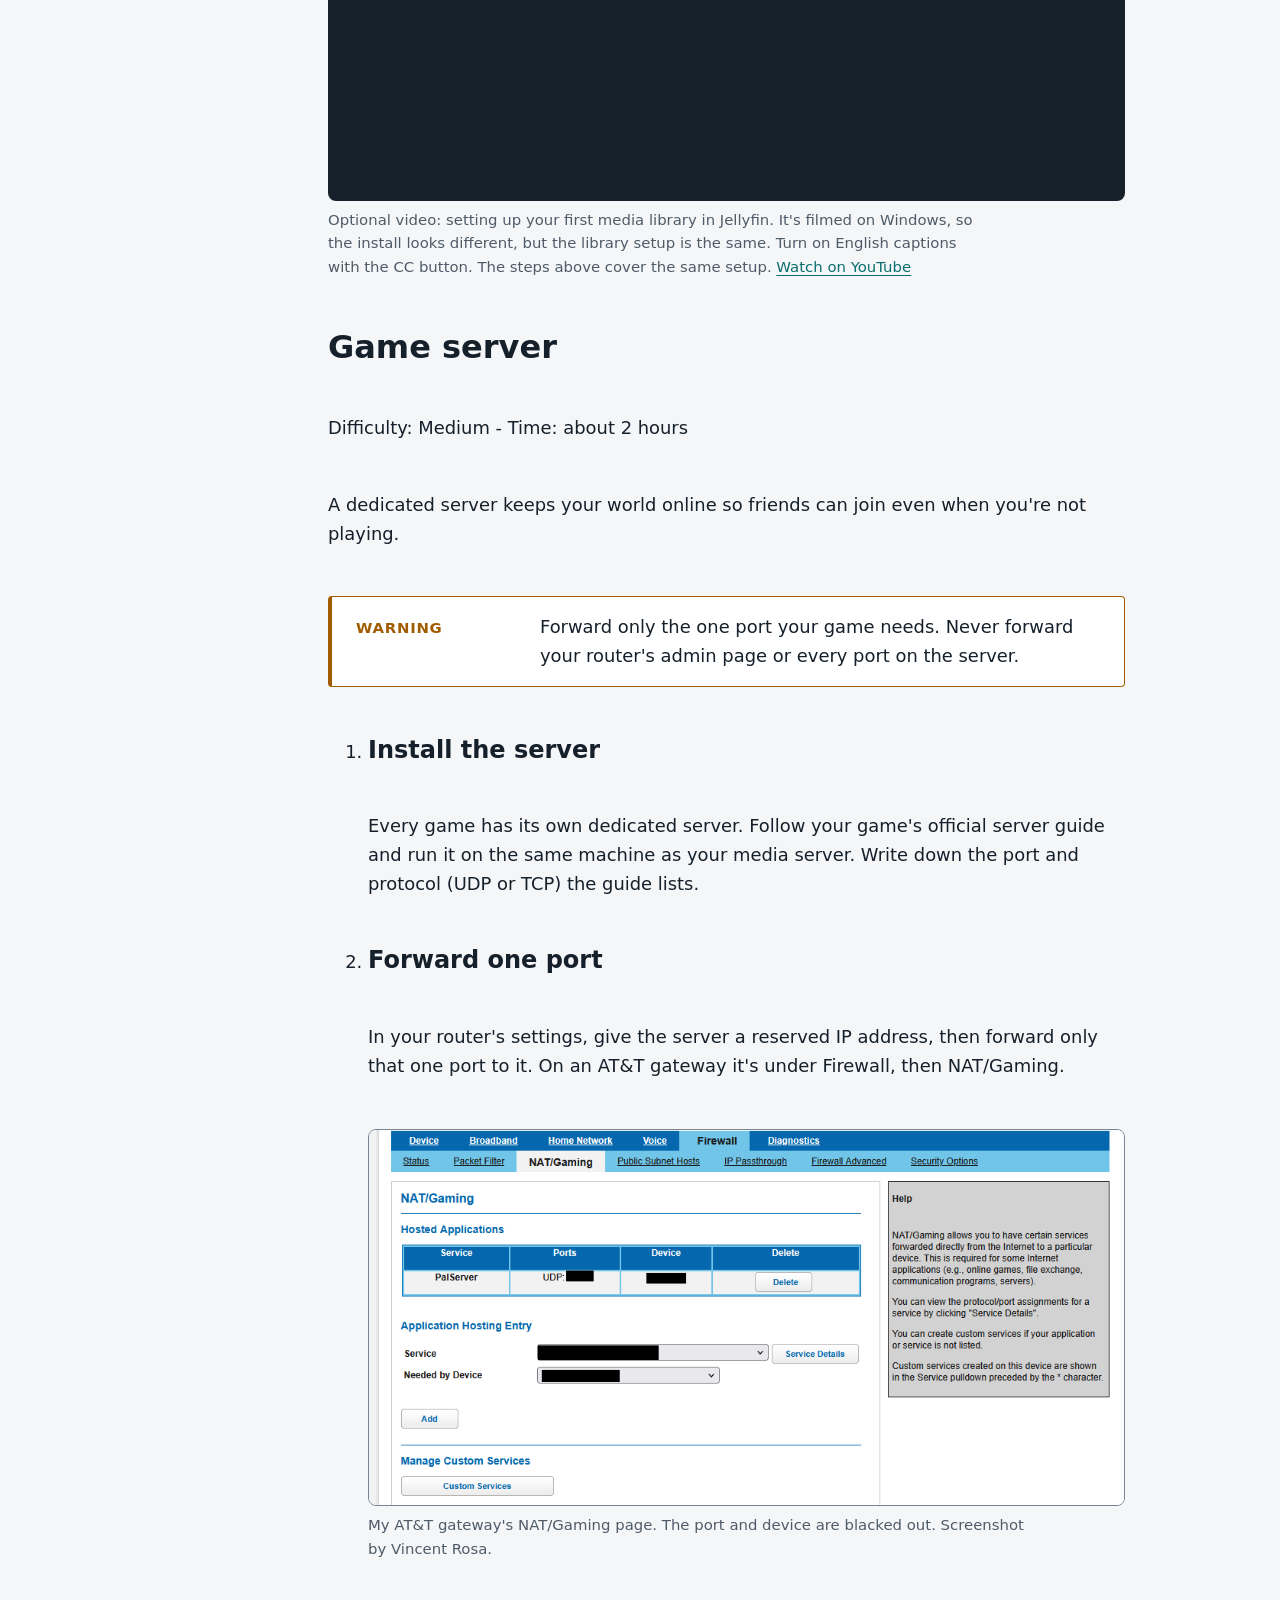
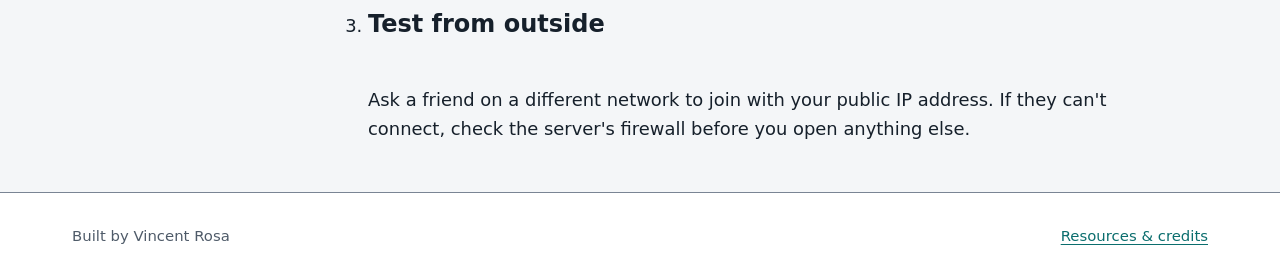
<file: projects.html>
<!DOCTYPE html>
<html lang="en">
    <head>
        <meta charset="utf-8">
        <meta name="viewport"
            content="width=device-width, initial-scale=1">
        <title>Your First Project | Homelab 101</title>
        <meta name="description"
            content="Set up a Jellyfin media server in about an hour, or host a game server for friends by forwarding one router port, step by step.">
        <link rel="canonical"
            href="https://vincentrosa1.github.io/homelab-101/projects.html">    
        <link rel="stylesheet" href="css/main.css">
    </head>
    <body>
        <a class="skip-link" href="#main">Skip to main content</a>

        <header class="site-header">
            <div class="site-header__inner l-container">
            <a class="site-header__name" href="index.html">Homelab 101</a>
            <nav class="nav" aria-label="Primary">
                <ul class="nav__list" role="list">
                    <li><a class="nav__link" href="index.html">Home</a></li>
                    <li><a class="nav__link" href="hardware.html">Pick Your Hardware</a></li>
                    <li><a class="nav__link" href="projects.html" aria-current="page">Your First Project</a></li>
                    <li><a class="nav__link" href="safety.html">Stay Safe</a></li>
                    <li><a class="nav__link" href="glossary.html">Glossary</a></li>
                    <li><a class="nav__link" href="resources.html">Resources</a></li>
                </ul>
            </nav>
            </div>
        </header>

        <main id="main" class="l-container">
            <section class="l-section u-flow"
            aria-labelledby="page-title">
            <h1 id="page-title">Your First Project</h1>
            <p class="u-measure">
                Pick one project and finish it before starting another. The media server
                is the easiest start. The game server adds one router change, so do it
                second. Don't have a  machine yet?
                <a href="hardware.html">Pick your hardware</a> first.
            </p>
            </section>

            <div class="l-sidebar">
                <nav class="l-sidebar__aside card" aria-label="On this page">
                    <h2 class="card__title">On this page</h2>
                    <ul class="u-flow" role="list" style="--flow-space: var(--space-2xs)">
                        <li><a href="#project-media">Media server</a></li>
                        <li><a href="#step-update">Update the system</a></li>
                        <li><a href="#step-install">Install Jellyfin</a></li>
                        <li><a href="#step-open">Open the dashboard</a></li>
                        <li><a href="#project-game">Game server</a></li>
                        <li><a href="#step-server">Install the server</a></li>
                        <li><a href="#step-forward">Forward one port</a></li>
                        <li><a href="#step-test">Test from outside</a></li>
                    </ul>
                </nav>

                <div class="u-flow u-measure" style="--flow-space: var(--space-xl)">
                <article class="u-flow">
                    <h2 id="project-media">Media server</h2>
                    <p>Difficulty: Easy - Time: about 1 hour</p>
                    <p>
                        Jellyfin is a free media server. It streams the movies, shows,
                        and music on your server to any phone, TV, or browser in your home.
                    </p>
                    <div class="callout">
                        <div class="callout__body">
                        <p class="callout__label">Before you start</p>
                        <p>
                            Read <a href="safety.html">Stay Safe</a>
                            before you open any port to the internet.
                        </p>
                        </div>
                    </div>

                    <ol class="u-flow">
                        <li class="u-flow">
                            <h3 id="step-update">Update the system</h3>
                            <pre class="code-block" tabindex="0"
                            role="region" aria-label="Command: Update the system"><code>sudo apt update && sudo apt upgrade -y</code></pre>
                        </li>
                        <li class="u-flow">
                            <h3 id="step-install">Install Jellyfin</h3>
                            <p>
                                Run the install script from
                                <a href="https://jellyfin.org/docs/">official docs
                                    <span class="u-visually-hidden"> (external site)</span>
                                </a>
                            </p>
                            <pre class="code-block" tabindex="0"
                            role="region" aria-label="Command: Install Jellyfin"><code>curl https://repo.jellyfin.org/install-debuntu.sh | sudo bash</code></pre>
                        </li>
                        <li class="u-flow">
                            <h3 id="step-open">Open the dashboard</h3>
                            <p>
                                On another device, go to
                                <code>http://SERVER-IP:8096</code>.
                                Replace SERVER-IP with your server's address, then follow
                                the setup wizard to add your first media folder.
                            </p>
                        </li>
                    </ol>

                    <figure class="figure video">
                        <div class="video__frame">
                            <iframe
                                src="https://www.youtube-nocookie.com/embed/ZDg6OG-KyoQ"
                                title="Video: How to Set Up Jellyfin in 5 Minutes, Beginners Guide"
                                loading="lazy"
                                referrerpolicy="strict-origin-when-cross-origin"
                                allow="encrypted-media; picture-in-picture; fullscreen"
                                allowfullscreen></iframe>
                        </div>
                        <figcaption>
                            Optional video: setting up your first media library in
                            Jellyfin. It's filmed on Windows, so the install looks
                            different, but the library setup is the same. Turn on
                            English captions with the CC button. The steps above
                            cover the same setup.
                            <a href="https://www.youtube.com/watch?v=ZDg6OG-KyoQ">Watch on YouTube</a>
                        </figcaption>
                    </figure>
                </article>

                <article class="u-flow">
                    <h2 id="project-game">Game server</h2>
                    <p>Difficulty: Medium - Time: about 2 hours</p>
                    <p>
                        A dedicated server keeps your world online so friends can join
                        even when you're not playing.
                    </p>
                    <div class="callout callout--warning">
                        <div class="callout__body">
                        <p class="callout__label">Warning</p>
                        <p>
                            Forward only the one port your game needs. Never forward your
                            router's admin page or every port on the server.
                        </p>
                        </div>
                    </div>

                    <ol class="u-flow">
                        <li class="u-flow">
                            <h3 id="step-server">Install the server</h3>
                            <p>
                                Every game has its own dedicated server. Follow your game's
                                official server guide and run it on the same machine as your
                                media server. Write down the port and protocol (UDP or TCP)
                                the guide lists.
                            </p>
                        </li>
                        <li class="u-flow">
                            <h3 id="step-forward">Forward one port</h3>
                            <p>
                                In your router's settings, give the server a reserved IP
                                address, then forward only that one port to it. On an
                                AT&amp;T gateway it's under Firewall, then NAT/Gaming.
                            </p>
                            <figure class="figure figure--screenshot">
                                <a href="images/router-port-forward-988.webp">
                                    <img
                                        src="images/router-port-forward-988.webp"
                                        width="988" height="491"
                                        alt="NAT/Gaming page in the AT&amp;T gateway settings, showing one hosted application rule for the game server. Opens the full-size screenshot."
                                        loading="lazy" decoding="async">
                                </a>
                                <figcaption>
                                    My AT&amp;T gateway's NAT/Gaming page. The port and device
                                    are blacked out. Screenshot by Vincent Rosa.
                                </figcaption>
                            </figure>
                        </li>
                        <li class="u-flow">
                            <h3 id="step-test">Test from outside</h3>
                            <p>
                                Ask a friend on a different network to join with your public
                                IP address. If they can't connect, check the server's firewall
                                before you open anything else.
                            </p>
                        </li>
                    </ol>
                </article>
                </div>
            </div>
        </main>

        <footer class="site-footer">
            <div class="site-footer__inner l-container l-cluster">
                <p>Built by Vincent Rosa</p>
                <a href="resources.html">Resources &amp; credits</a>
            </div>
        </footer>
    </body>
</html>
</file>
<file: css/main.css>
/* Homelab 101 main stylesheet - Layer order is set once, here. 
Earlier layer = lower priority. Every rule lives in a layer. */

/*layer order - reset, tokens, base, layout,
components, states, utilities, overrides, print */

@import url("reset.css") layer(reset);
@import url("tokens.css") layer(tokens);
@import url("base.css") layer(base);
@import url("layout.css") layer(layout);
@import url("components.css") layer(components);
@import url("states.css") layer(states);
@import url("utilities.css") layer(utilities);
@import url("overrides.css") layer(overrides);
@import url("print.css") layer(print) print;
</file>
